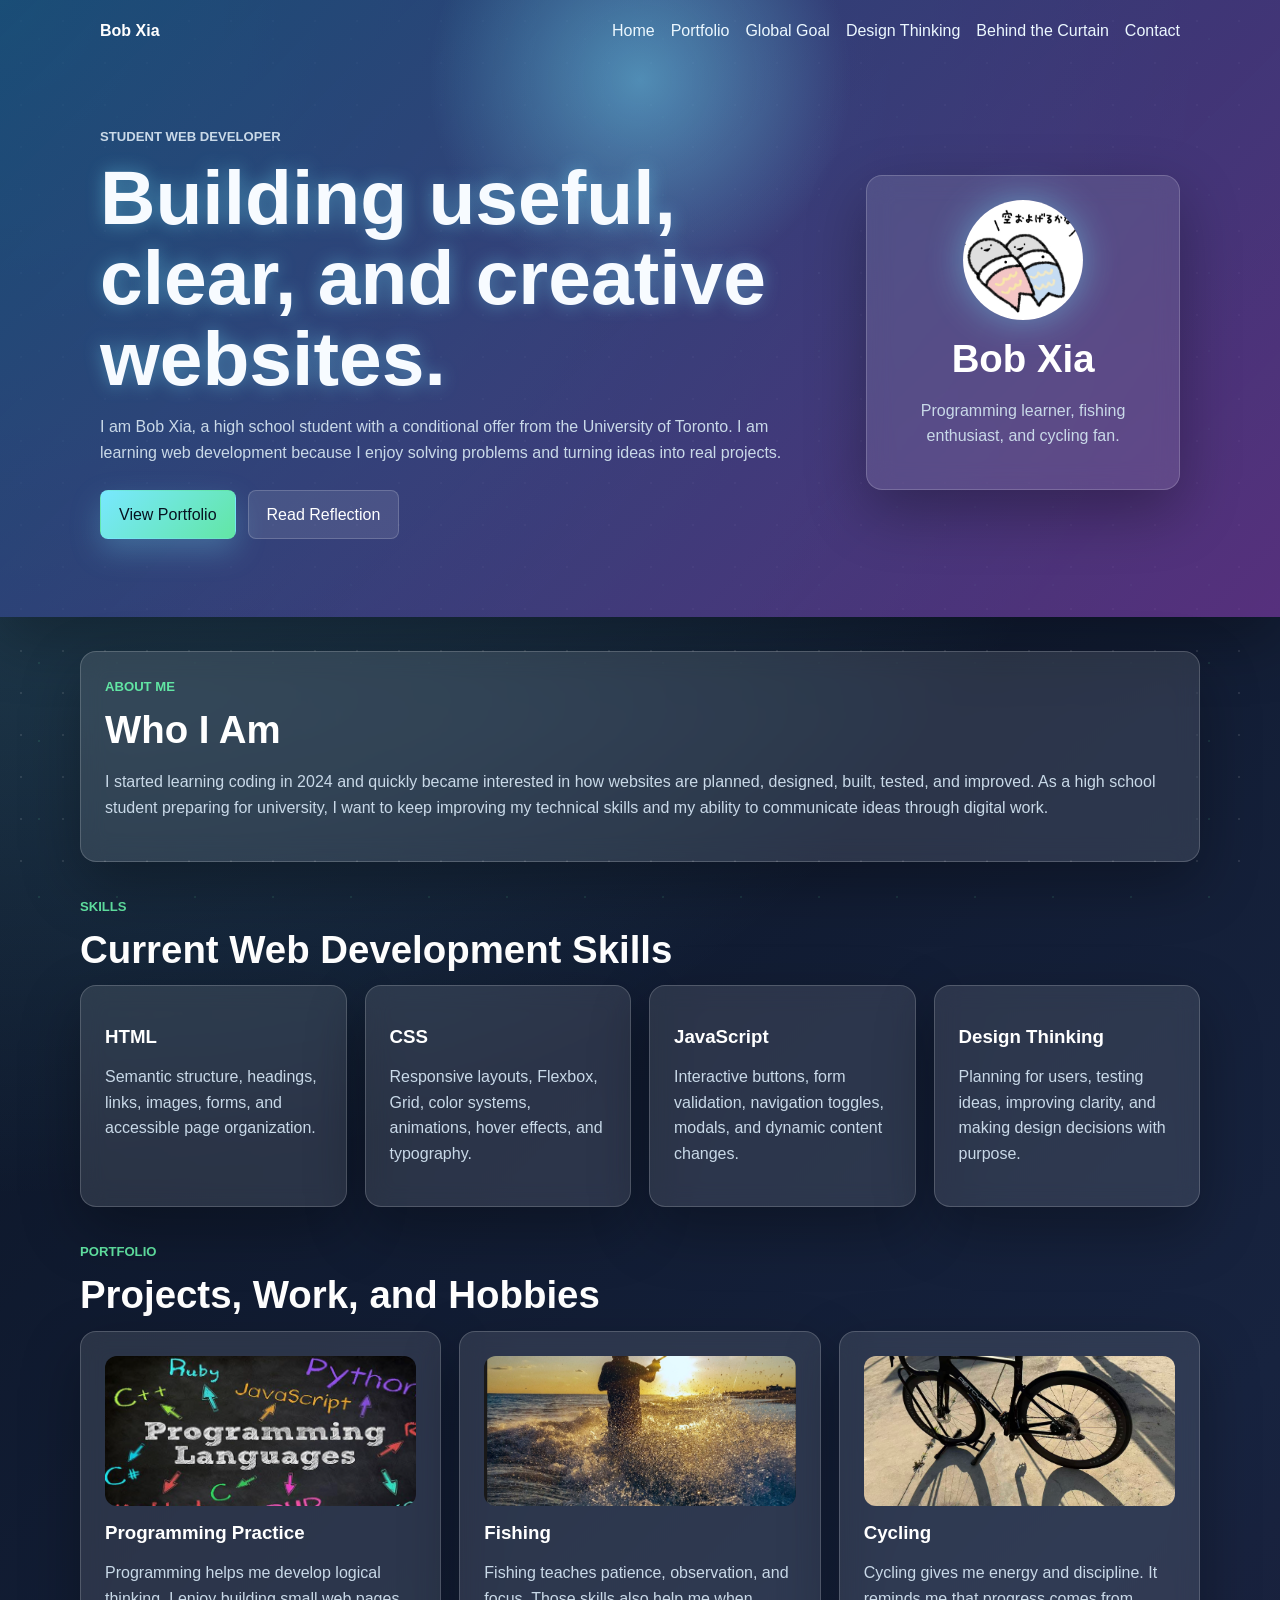
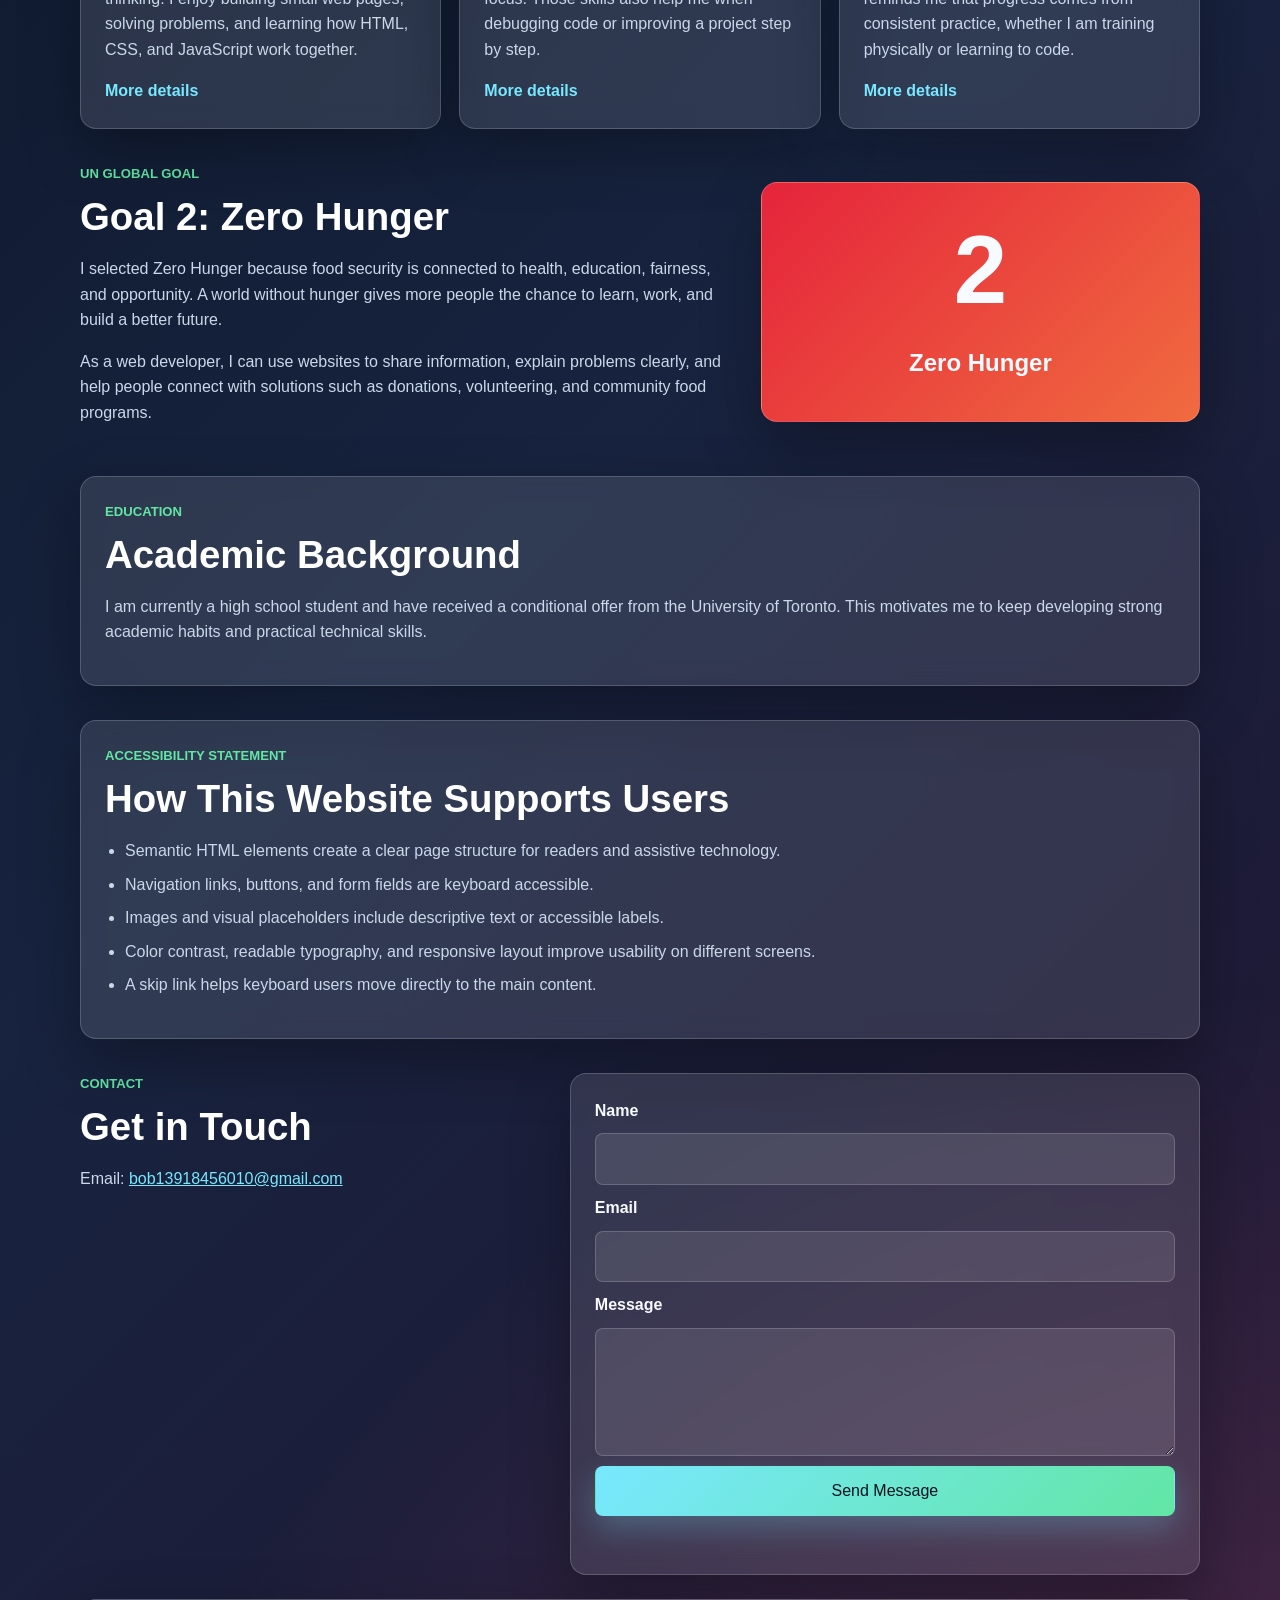
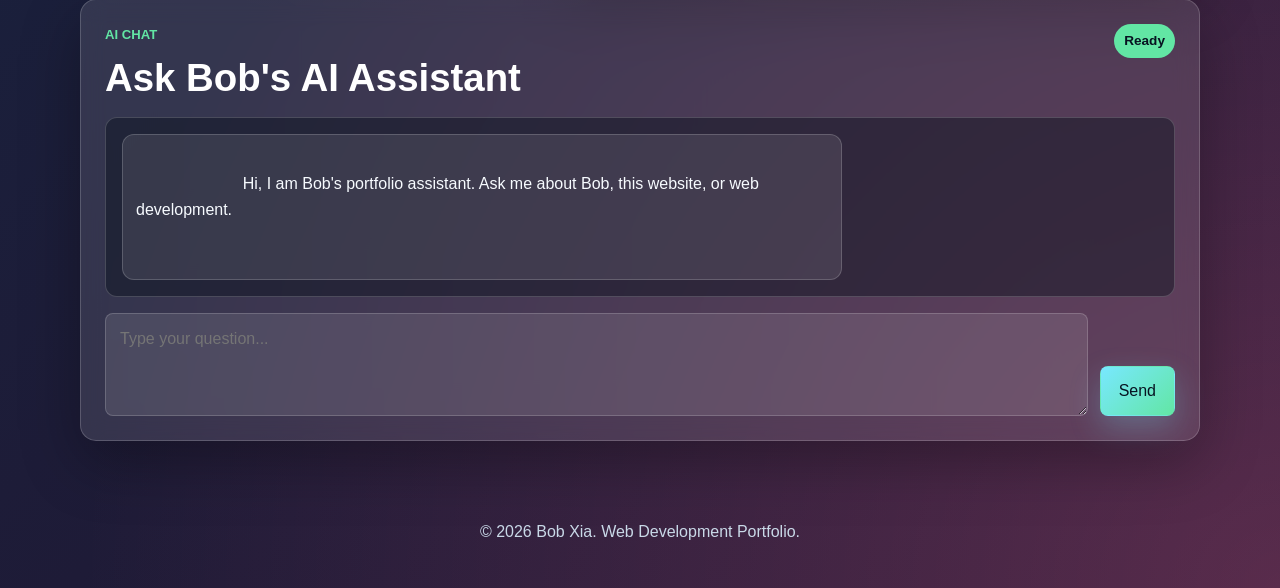
<file: index.html/index.html>
<!DOCTYPE html>
<html lang="en">
<head>
    <meta charset="UTF-8">
    <meta name="viewport" content="width=device-width, initial-scale=1.0">
    <meta name="description" content="Bob Xia's personal web development portfolio.">
    <title>Bob Xia | Web Development Portfolio</title>
    <link rel="stylesheet" href="styles.css">
    <script src="script.js" defer></script>
</head>
<body>
    <a class="skip-link" href="#main-content">Skip to main content</a>
    <div class="background-light" aria-hidden="true"></div>

    <header class="site-header">
        <nav class="navbar" aria-label="Main navigation">
            <a class="logo" href="index.html">Bob Xia</a>
            <button class="nav-toggle" type="button" aria-expanded="false" aria-controls="nav-menu">
                Menu
            </button>
            <ul class="nav-menu" id="nav-menu">
                <li><a href="index.html">Home</a></li>
                <li><a href="#portfolio">Portfolio</a></li>
                <li><a href="#global-goal">Global Goal</a></li>
                <li><a href="design-thinking.html">Design Thinking</a></li>
                <li><a href="behind-the-curtain.html">Behind the Curtain</a></li>
                <li><a href="#contact">Contact</a></li>
            </ul>
        </nav>

        <section class="hero">
            <div class="hero-text">
                <p class="eyebrow">Student Web Developer</p>
                <h1>Building useful, clear, and creative websites.</h1>
                <p>
                    I am Bob Xia, a high school student with a conditional offer from the University of Toronto.
                    I am learning web development because I enjoy solving problems and turning ideas into real projects.
                </p>
                <div class="hero-actions">
                    <a class="button primary-button" href="#portfolio">View Portfolio</a>
                    <button class="button secondary-button" type="button" data-modal-open="reflection-modal">
                        Read Reflection
                    </button>
                </div>
            </div>

            <div class="profile-card" aria-label="Profile summary">
                <img class="profile-photo" src="assets/profile-placeholder.png" alt="Placeholder profile photo for Bob Xia">
                <h2>Bob Xia</h2>
                <p>Programming learner, fishing enthusiast, and cycling fan.</p>
            </div>
        </section>
    </header>

    <main id="main-content">
        <section class="section card" id="about">
            <p class="eyebrow">About Me</p>
            <h2>Who I Am</h2>
            <p>
                I started learning coding in 2024 and quickly became interested in how websites are planned,
                designed, built, tested, and improved. As a high school student preparing for university, I want
                to keep improving my technical skills and my ability to communicate ideas through digital work.
            </p>
        </section>

        <section class="section" id="skills">
            <p class="eyebrow">Skills</p>
            <h2>Current Web Development Skills</h2>
            <div class="skill-grid">
                <article class="mini-card">
                    <h3>HTML</h3>
                    <p>Semantic structure, headings, links, images, forms, and accessible page organization.</p>
                </article>
                <article class="mini-card">
                    <h3>CSS</h3>
                    <p>Responsive layouts, Flexbox, Grid, color systems, animations, hover effects, and typography.</p>
                </article>
                <article class="mini-card">
                    <h3>JavaScript</h3>
                    <p>Interactive buttons, form validation, navigation toggles, modals, and dynamic content changes.</p>
                </article>
                <article class="mini-card">
                    <h3>Design Thinking</h3>
                    <p>Planning for users, testing ideas, improving clarity, and making design decisions with purpose.</p>
                </article>
            </div>
        </section>

        <section class="section" id="portfolio">
            <p class="eyebrow">Portfolio</p>
            <h2>Projects, Work, and Hobbies</h2>
            <div class="portfolio-grid">
                <article class="project-card">
                    <!-- Project image area: replace this div with an img tag when you have a real programming image. -->
                    <!-- Example: <img class="project-image" src="assets/programming.jpg" alt="Screenshot of my programming project"> -->
                    <img class="project-image" src="assets/programming.png" alt="Programming languages written on a chalkboard">
                    <h3>Programming Practice</h3>
                    <p>
                        Programming helps me develop logical thinking. I enjoy building small web pages, solving
                        problems, and learning how HTML, CSS, and JavaScript work together.
                    </p>
                    <button class="text-button" type="button" data-toggle="programming-details">More details</button>
                    <p class="hidden-detail" id="programming-details">
                        This portfolio itself is an example of my learning: it includes semantic HTML, responsive CSS,
                        animations, and JavaScript interactions.
                    </p>
                </article>

                <article class="project-card">
                    <!-- Project image area: replace this div with an img tag when you have a real fishing image. -->
                    <!-- Example: <img class="project-image" src="assets/fishing.jpg" alt="Bob Xia fishing near water"> -->
                    <img class="project-image" src="assets/fishing.png" alt="A person fishing in ocean waves during sunset">
                    <h3>Fishing</h3>
                    <p>
                        Fishing teaches patience, observation, and focus. Those skills also help me when debugging
                        code or improving a project step by step.
                    </p>
                    <button class="text-button" type="button" data-toggle="fishing-details">More details</button>
                    <p class="hidden-detail" id="fishing-details">
                        I chose fishing as part of my portfolio because it shows a quieter side of my personality and
                        my ability to stay calm while solving problems.
                    </p>
                </article>

                <article class="project-card">
                    <!-- Project image area: replace this div with an img tag when you have a real cycling image. -->
                    <!-- Example: <img class="project-image" src="assets/cycling.jpg" alt="Bob Xia cycling outdoors"> -->
                    <img class="project-image" src="assets/cycling.jpg" alt="A black road bike standing on pavement in sunlight">
                    <h3>Cycling</h3>
                    <p>
                        Cycling gives me energy and discipline. It reminds me that progress comes from consistent
                        practice, whether I am training physically or learning to code.
                    </p>
                    <button class="text-button" type="button" data-toggle="cycling-details">More details</button>
                    <p class="hidden-detail" id="cycling-details">
                        Cycling also influenced the website's style: I wanted the design to feel active, bright, and
                        forward-moving.
                    </p>
                </article>
            </div>
        </section>

        <section class="section split-section" id="global-goal">
            <div>
                <p class="eyebrow">UN Global Goal</p>
                <h2>Goal 2: Zero Hunger</h2>
                <p>
                    I selected Zero Hunger because food security is connected to health, education, fairness, and
                    opportunity. A world without hunger gives more people the chance to learn, work, and build a better
                    future.
                </p>
                <p>
                    As a web developer, I can use websites to share information, explain problems clearly, and help
                    people connect with solutions such as donations, volunteering, and community food programs.
                </p>
            </div>
            <div class="goal-badge" aria-label="UN Global Goal 2 Zero Hunger">
                <span>2</span>
                <strong>Zero Hunger</strong>
            </div>
        </section>

        <section class="section card" id="education">
            <p class="eyebrow">Education</p>
            <h2>Academic Background</h2>
            <p>
                I am currently a high school student and have received a conditional offer from the University of
                Toronto. This motivates me to keep developing strong academic habits and practical technical skills.
            </p>
        </section>

        <section class="section card" id="accessibility">
            <p class="eyebrow">Accessibility Statement</p>
            <h2>How This Website Supports Users</h2>
            <ul class="feature-list">
                <li>Semantic HTML elements create a clear page structure for readers and assistive technology.</li>
                <li>Navigation links, buttons, and form fields are keyboard accessible.</li>
                <li>Images and visual placeholders include descriptive text or accessible labels.</li>
                <li>Color contrast, readable typography, and responsive layout improve usability on different screens.</li>
                <li>A skip link helps keyboard users move directly to the main content.</li>
            </ul>
        </section>

        <section class="section contact-section" id="contact">
            <div>
                <p class="eyebrow">Contact</p>
                <h2>Get in Touch</h2>
                <p>Email: <a href="mailto:bob13918456010@gmail.com">bob13918456010@gmail.com</a></p>
            </div>

            <form class="contact-form" id="contact-form" novalidate>
                <label for="name">Name</label>
                <input id="name" name="name" type="text" autocomplete="name" required>

                <label for="email">Email</label>
                <input id="email" name="email" type="email" autocomplete="email" required>

                <label for="message">Message</label>
                <textarea id="message" name="message" rows="4" required></textarea>

                <button class="button primary-button" type="submit">Send Message</button>
                <p class="form-message" id="form-message" role="status" aria-live="polite"></p>
            </form>

            <section class="chatbot-panel" aria-labelledby="chatbot-title">
                <div class="chatbot-header">
                    <div>
                        <p class="eyebrow">AI Chat</p>
                        <h2 id="chatbot-title">Ask Bob's AI Assistant</h2>
                    </div>
                    <span class="chatbot-status" id="chatbot-status">Ready</span>
                </div>

                <div class="chatbot-messages" id="chatbot-messages" role="log" aria-live="polite" aria-label="AI chat messages">
                    <p class="chat-message bot-message">
                        Hi, I am Bob's portfolio assistant. Ask me about Bob, this website, or web development.
                    </p>
                </div>

                <form class="chatbot-form" id="chatbot-form">
                    <label class="visually-hidden" for="chatbot-input">Message for AI assistant</label>
                    <textarea id="chatbot-input" name="message" rows="3" placeholder="Type your question..." required></textarea>
                    <button class="button primary-button" type="submit">Send</button>
                </form>
            </section>
        </section>
    </main>

    <div class="modal" id="reflection-modal" role="dialog" aria-modal="true" aria-labelledby="reflection-title" hidden>
        <div class="modal-content">
            <button class="modal-close" type="button" data-modal-close aria-label="Close reflection modal">×</button>
            <h2 id="reflection-title">Development Reflection</h2>
            <p>
                Learning programming has not been easy for me. At the beginning, even a small mistake in spelling,
                punctuation, or file paths could stop the entire page from working. I had to learn how to slow down,
                read error messages carefully, and test one part of the project at a time. HTML helped me understand
                structure, CSS challenged me to think about design, and JavaScript pushed me to think more logically.
            </p>
            <p>
                Even though the process was sometimes frustrating, finishing a programming project gave me a kind of
                happiness and pride that is hard to describe. Seeing a page change from plain text into a real website
                made me feel that my effort was visible. This project taught me that programming is not only about
                writing code; it is also about patience, problem solving, creativity, and the confidence to keep trying.
            </p>
        </div>
    </div>

    <button class="back-to-top" type="button" aria-label="Back to top">↑</button>

    <footer class="site-footer">
        <p>© 2026 Bob Xia. Web Development Portfolio.</p>
    </footer>
</body>
</html>
</file>
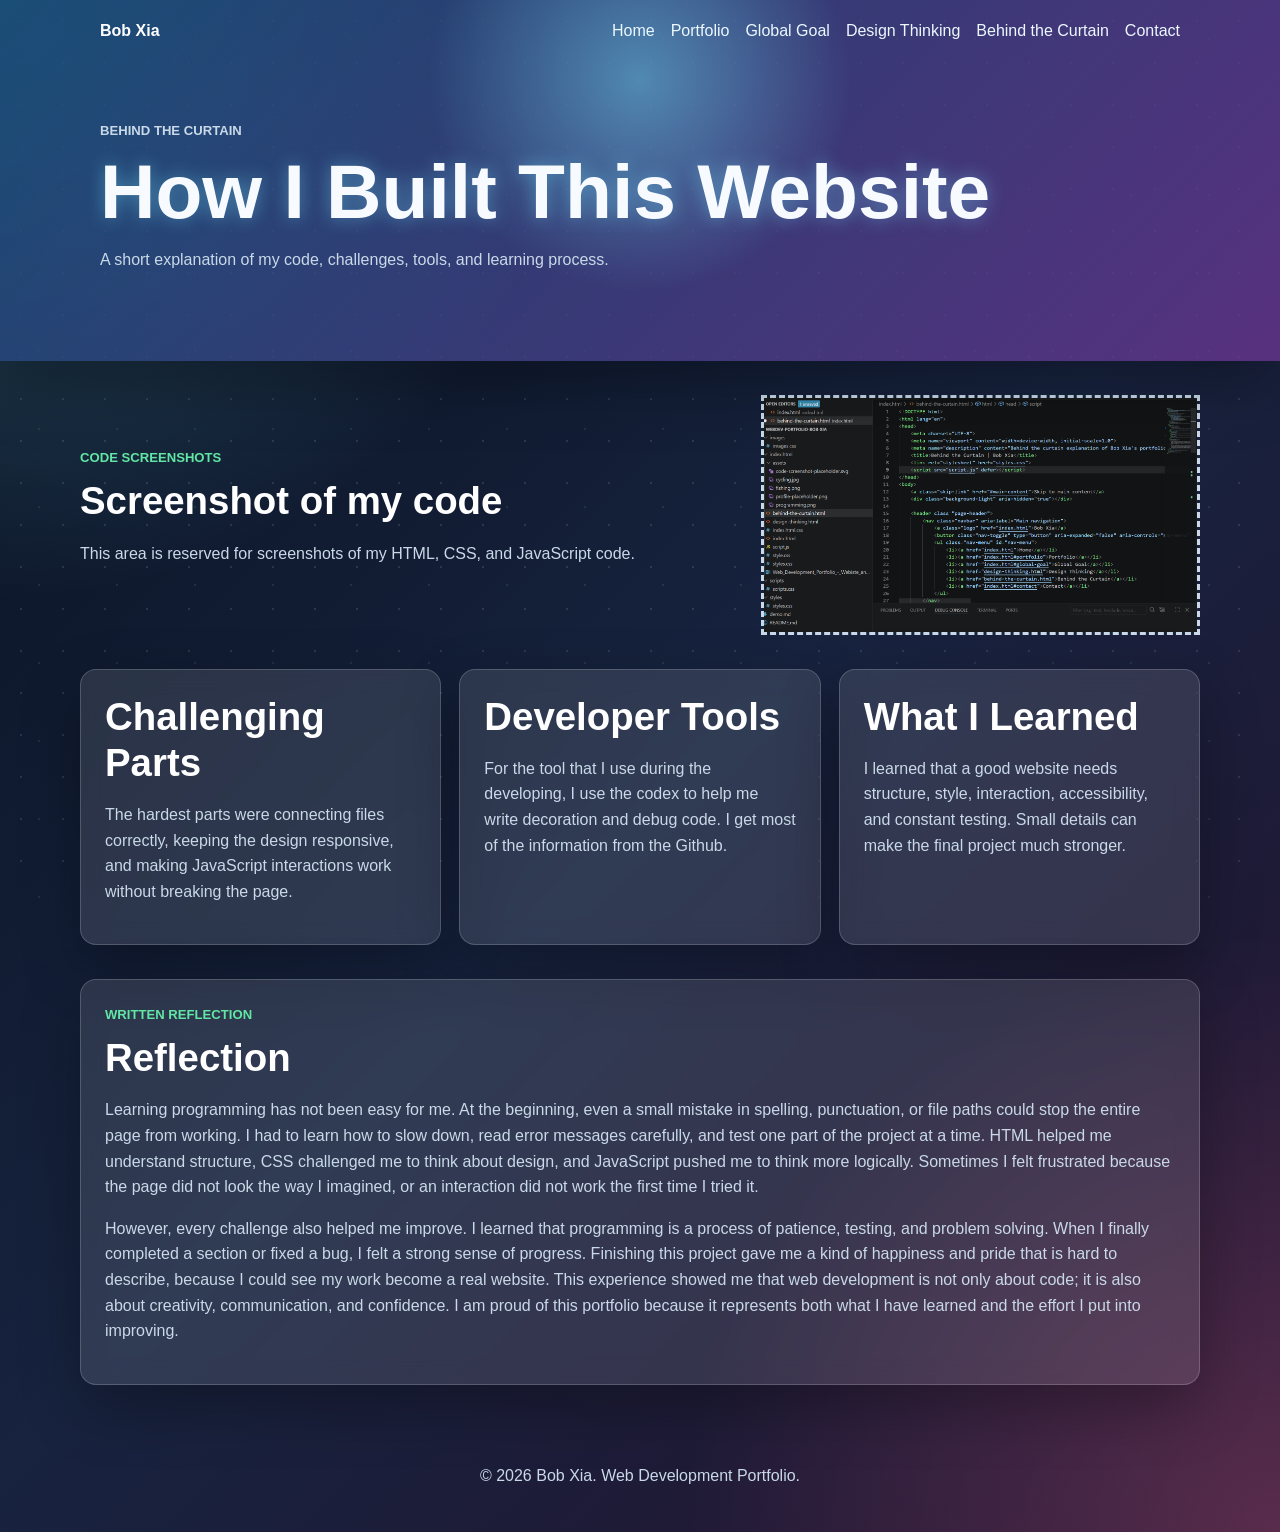
<file: index.html/behind-the-curtain.html>
<!DOCTYPE html>
<html lang="en">
<head>
    <meta charset="UTF-8">
    <meta name="viewport" content="width=device-width, initial-scale=1.0">
    <meta name="description" content="Behind the curtain explanation of Bob Xia's portfolio website development.">
    <title>Behind the Curtain | Bob Xia</title>
    <link rel="stylesheet" href="styles.css">
    <script src="script.js" defer></script>
</head>
<body>
    <a class="skip-link" href="#main-content">Skip to main content</a>
    <div class="background-light" aria-hidden="true"></div>

    <header class="page-header">
        <nav class="navbar" aria-label="Main navigation">
            <a class="logo" href="index.html">Bob Xia</a>
            <button class="nav-toggle" type="button" aria-expanded="false" aria-controls="nav-menu">Menu</button>
            <ul class="nav-menu" id="nav-menu">
                <li><a href="index.html">Home</a></li>
                <li><a href="index.html#portfolio">Portfolio</a></li>
                <li><a href="index.html#global-goal">Global Goal</a></li>
                <li><a href="design-thinking.html">Design Thinking</a></li>
                <li><a href="behind-the-curtain.html">Behind the Curtain</a></li>
                <li><a href="index.html#contact">Contact</a></li>
            </ul>
        </nav>
        <div class="page-title">
            <p class="eyebrow">Behind the Curtain</p>
            <h1>How I Built This Website</h1>
            <p>A short explanation of my code, challenges, tools, and learning process.</p>
        </div>
    </header>

    <main id="main-content">
        <section class="section split-section">
            <div>
                <p class="eyebrow">Code Screenshots</p>
                <h2>Screenshot of my code </h2>
                <p>
                    This area is reserved for screenshots of my HTML, CSS, and JavaScript code. 
                </p>
            </div>
            <img class="screenshot-image" src="assets/screenshot of code.png" alt="Screenshot of website code in VSCode">
        </section>

        <section class="section process-grid">
            <article class="mini-card">
                <h2>Challenging Parts</h2>
                <p>The hardest parts were connecting files correctly, keeping the design responsive, and making JavaScript interactions work without breaking the page.</p>
            </article>
            <article class="mini-card">
                <h2>Developer Tools</h2>
                <p>For the tool that I use during the developing, I use the codex to help me write decoration and debug code. I get most of the information from the Github.</p>
            </article>
            <article class="mini-card">
                <h2>What I Learned</h2>
                <p>I learned that a good website needs structure, style, interaction, accessibility, and constant testing. Small details can make the final project much stronger.</p>
            </article>
        </section>

        <section class="section card">
            <p class="eyebrow">Written Reflection</p>
            <h2>Reflection</h2>
            <p>
                Learning programming has not been easy for me. At the beginning, even a small mistake in spelling,
                punctuation, or file paths could stop the entire page from working. I had to learn how to slow down,
                read error messages carefully, and test one part of the project at a time. HTML helped me understand
                structure, CSS challenged me to think about design, and JavaScript pushed me to think more logically.
                Sometimes I felt frustrated because the page did not look the way I imagined, or an interaction did not
                work the first time I tried it.
            </p>
            <p>
                However, every challenge also helped me improve. I learned that programming is a process of patience,
                testing, and problem solving. When I finally completed a section or fixed a bug, I felt a strong sense
                of progress. Finishing this project gave me a kind of happiness and pride that is hard to describe,
                because I could see my work become a real website. This experience showed me that web development is
                not only about code; it is also about creativity, communication, and confidence. I am proud of this
                portfolio because it represents both what I have learned and the effort I put into improving.
            </p>
        </section>
    </main>

    <button class="back-to-top" type="button" aria-label="Back to top">↑</button>

    <footer class="site-footer">
        <p>© 2026 Bob Xia. Web Development Portfolio.</p>
    </footer>
</body>
</html>
</file>
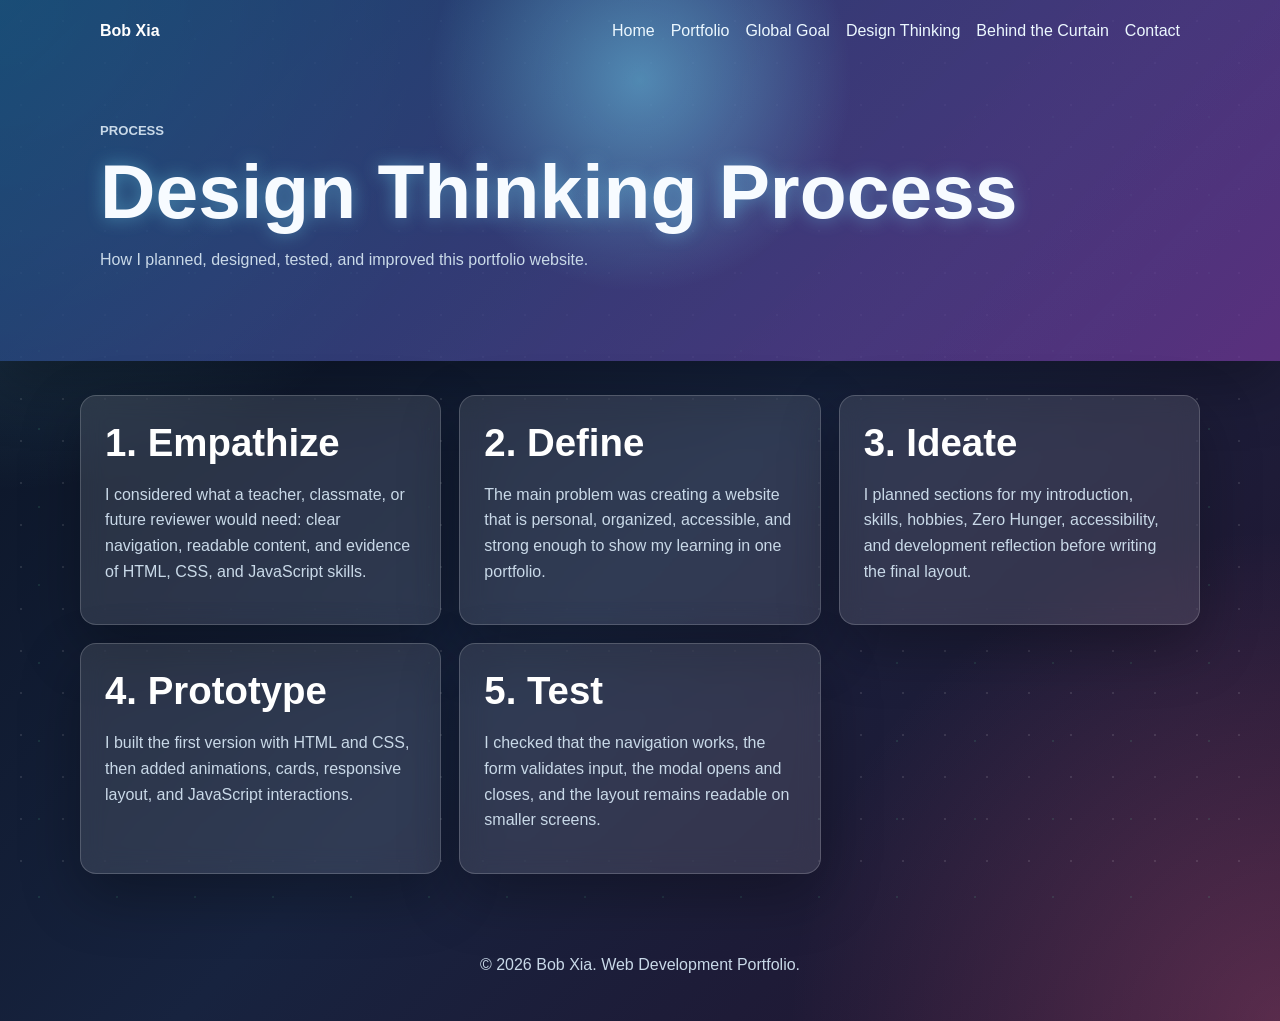
<file: index.html/design-thinking.html>
<!DOCTYPE html>
<html lang="en">
<head>
    <meta charset="UTF-8">
    <meta name="viewport" content="width=device-width, initial-scale=1.0">
    <meta name="description" content="Bob Xia's design thinking process for his portfolio website.">
    <title>Design Thinking | Bob Xia</title>
    <link rel="stylesheet" href="styles.css">
    <script src="script.js" defer></script>
</head>
<body>
    <a class="skip-link" href="#main-content">Skip to main content</a>
    <div class="background-light" aria-hidden="true"></div>

    <header class="page-header">
        <nav class="navbar" aria-label="Main navigation">
            <a class="logo" href="index.html">Bob Xia</a>
            <button class="nav-toggle" type="button" aria-expanded="false" aria-controls="nav-menu">Menu</button>
            <ul class="nav-menu" id="nav-menu">
                <li><a href="index.html">Home</a></li>
                <li><a href="index.html#portfolio">Portfolio</a></li>
                <li><a href="index.html#global-goal">Global Goal</a></li>
                <li><a href="design-thinking.html">Design Thinking</a></li>
                <li><a href="behind-the-curtain.html">Behind the Curtain</a></li>
                <li><a href="index.html#contact">Contact</a></li>
            </ul>
        </nav>
        <div class="page-title">
            <p class="eyebrow">Process</p>
            <h1>Design Thinking Process</h1>
            <p>How I planned, designed, tested, and improved this portfolio website.</p>
        </div>
    </header>

    <main id="main-content">
        <section class="section process-grid">
            <article class="mini-card">
                <h2>1. Empathize</h2>
                <p>I considered what a teacher, classmate, or future reviewer would need: clear navigation, readable content, and evidence of HTML, CSS, and JavaScript skills.</p>
            </article>
            <article class="mini-card">
                <h2>2. Define</h2>
                <p>The main problem was creating a website that is personal, organized, accessible, and strong enough to show my learning in one portfolio.</p>
            </article>
            <article class="mini-card">
                <h2>3. Ideate</h2>
                <p>I planned sections for my introduction, skills, hobbies, Zero Hunger, accessibility, and development reflection before writing the final layout.</p>
            </article>
            <article class="mini-card">
                <h2>4. Prototype</h2>
                <p>I built the first version with HTML and CSS, then added animations, cards, responsive layout, and JavaScript interactions.</p>
            </article>
            <article class="mini-card">
                <h2>5. Test</h2>
                <p>I checked that the navigation works, the form validates input, the modal opens and closes, and the layout remains readable on smaller screens.</p>
            </article>
        </section>
    </main>

    <button class="back-to-top" type="button" aria-label="Back to top">↑</button>

    <footer class="site-footer">
        <p>© 2026 Bob Xia. Web Development Portfolio.</p>
    </footer>
</body>
</html>
</file>
<file: index.html/styles.css>
/* Base styles and color system */
:root {
    --bg: #08111f;
    --surface: rgba(255, 255, 255, 0.11);
    --surface-strong: rgba(255, 255, 255, 0.16);
    --text: #f7fbff;
    --muted: #c9d9e8;
    --cyan: #78e8ff;
    --green: #62e6a4;
    --pink: #ff7aa8;
    --yellow: #ffd166;
    --border: rgba(255, 255, 255, 0.18);
    --shadow: 0 22px 60px rgba(0, 0, 0, 0.3);
}

* {
    box-sizing: border-box;
}

html {
    scroll-behavior: smooth;
}

body {
    margin: 0;
    min-height: 100vh;
    font-family: Arial, "Helvetica Neue", sans-serif;
    line-height: 1.6;
    color: var(--text);
    background:
        radial-gradient(circle at top left, rgba(120, 232, 255, 0.32), transparent 30%),
        radial-gradient(circle at bottom right, rgba(255, 122, 168, 0.24), transparent 30%),
        linear-gradient(135deg, #08111f, #17233f 52%, #25132f);
    overflow-x: hidden;
}

a {
    color: var(--cyan);
}

.skip-link {
    position: absolute;
    left: 16px;
    top: -48px;
    z-index: 10;
    padding: 10px 14px;
    color: #06111f;
    background: var(--cyan);
    border-radius: 8px;
    transition: top 0.2s ease;
}

.skip-link:focus {
    top: 16px;
}

.background-light {
    position: fixed;
    inset: 0;
    z-index: -1;
    background-image:
        radial-gradient(circle, rgba(255, 255, 255, 0.14) 1px, transparent 1px),
        radial-gradient(circle, rgba(98, 230, 164, 0.15) 1px, transparent 1px);
    background-size: 42px 42px, 78px 78px;
    animation: moveBackground 18s linear infinite;
    opacity: 0.8;
}

@keyframes moveBackground {
    from {
        transform: translateY(0);
    }

    to {
        transform: translateY(-90px);
    }
}

/* Header and navigation */
.site-header,
.page-header {
    position: relative;
    overflow: hidden;
    background: linear-gradient(135deg, rgba(22, 76, 122, 0.84), rgba(111, 55, 150, 0.74));
    box-shadow: var(--shadow);
}

.site-header::before,
.page-header::before {
    content: "";
    position: absolute;
    top: -140px;
    left: 50%;
    width: 440px;
    height: 440px;
    background: radial-gradient(circle, rgba(120, 232, 255, 0.45), transparent 68%);
    transform: translateX(-50%);
    animation: pulseGlow 4s ease-in-out infinite;
}

@keyframes pulseGlow {
    0%,
    100% {
        opacity: 0.55;
        transform: translateX(-50%) scale(1);
    }

    50% {
        opacity: 0.95;
        transform: translateX(-50%) scale(1.14);
    }
}

.navbar {
    position: relative;
    z-index: 2;
    display: flex;
    align-items: center;
    justify-content: space-between;
    max-width: 1120px;
    margin: 0 auto;
    padding: 18px 20px;
}

.logo {
    color: #ffffff;
    font-weight: 800;
    text-decoration: none;
}

.nav-menu {
    display: flex;
    gap: 16px;
    align-items: center;
    margin: 0;
    padding: 0;
    list-style: none;
}

.nav-menu a {
    color: #ecf8ff;
    text-decoration: none;
    transition: color 0.2s ease, text-shadow 0.2s ease;
}

.nav-menu a:hover,
.nav-menu a:focus {
    color: var(--yellow);
    text-shadow: 0 0 14px rgba(255, 209, 102, 0.55);
}

.nav-toggle {
    display: none;
    padding: 9px 12px;
    color: #ffffff;
    background: rgba(255, 255, 255, 0.12);
    border: 1px solid var(--border);
    border-radius: 8px;
}

.hero {
    position: relative;
    z-index: 1;
    display: grid;
    grid-template-columns: minmax(0, 1.4fr) minmax(260px, 0.6fr);
    gap: 34px;
    align-items: center;
    max-width: 1120px;
    margin: 0 auto;
    padding: 64px 20px 78px;
}

.hero h1,
.page-title h1 {
    margin: 0;
    font-size: clamp(2.3rem, 6vw, 4.8rem);
    line-height: 1.05;
    text-shadow: 0 0 18px rgba(120, 232, 255, 0.42);
    animation: fadeDown 0.8s ease-out both;
}

.hero p,
.page-title p {
    max-width: 720px;
    color: var(--muted);
}

.eyebrow {
    margin: 0 0 10px;
    color: var(--green);
    font-size: 0.82rem;
    font-weight: 800;
    letter-spacing: 0;
    text-transform: uppercase;
}

.hero-actions {
    display: flex;
    flex-wrap: wrap;
    gap: 12px;
    margin-top: 24px;
}

.button,
.text-button {
    cursor: pointer;
    font: inherit;
}

.button {
    display: inline-flex;
    align-items: center;
    justify-content: center;
    min-height: 44px;
    padding: 11px 18px;
    border: 1px solid transparent;
    border-radius: 8px;
    text-decoration: none;
    transition: transform 0.24s ease, box-shadow 0.24s ease, border-color 0.24s ease;
}

.primary-button {
    color: #071321;
    background: linear-gradient(135deg, var(--cyan), var(--green));
    box-shadow: 0 12px 30px rgba(120, 232, 255, 0.25);
}

.secondary-button {
    color: #ffffff;
    background: rgba(255, 255, 255, 0.1);
    border-color: var(--border);
}

.button:hover,
.button:focus {
    transform: translateY(-3px);
    box-shadow: 0 16px 40px rgba(0, 0, 0, 0.28);
}

.profile-card,
.card,
.mini-card,
.project-card,
.contact-form,
.chatbot-panel,
.goal-badge,
.screenshot-placeholder {
    background: var(--surface);
    border: 1px solid var(--border);
    border-radius: 16px;
    box-shadow: var(--shadow);
    backdrop-filter: blur(12px);
}

.profile-card {
    padding: 24px;
    text-align: center;
    animation: fadeUp 0.85s ease-out 0.18s both;
}

.profile-photo {
    display: block;
    width: 120px;
    height: 120px;
    margin: 0 auto 16px;
    border-radius: 50%;
    box-shadow: 0 0 36px rgba(120, 232, 255, 0.45);
    object-fit: cover;
}

.page-title {
    position: relative;
    z-index: 1;
    max-width: 1120px;
    margin: 0 auto;
    padding: 58px 20px 72px;
}

@keyframes fadeDown {
    from {
        opacity: 0;
        transform: translateY(-22px);
    }

    to {
        opacity: 1;
        transform: translateY(0);
    }
}

@keyframes fadeUp {
    from {
        opacity: 0;
        transform: translateY(24px);
    }

    to {
        opacity: 1;
        transform: translateY(0);
    }
}

/* Main content */
.section {
    width: min(90%, 1120px);
    margin: 34px auto;
}

.card,
.mini-card,
.project-card {
    padding: 24px;
    animation: cardIn 0.7s ease-out both;
    transition: transform 0.26s ease, border-color 0.26s ease, box-shadow 0.26s ease;
}

.card:hover,
.mini-card:hover,
.project-card:hover {
    transform: translateY(-6px);
    border-color: rgba(120, 232, 255, 0.52);
    box-shadow: 0 24px 70px rgba(0, 0, 0, 0.34), 0 0 28px rgba(120, 232, 255, 0.18);
}

@keyframes cardIn {
    from {
        opacity: 0;
        transform: translateY(26px);
    }

    to {
        opacity: 1;
        transform: translateY(0);
    }
}

h2,
h3 {
    color: #ffffff;
    line-height: 1.2;
}

h2 {
    margin: 0 0 12px;
    font-size: clamp(1.7rem, 3vw, 2.4rem);
}

h3 {
    margin: 16px 0 8px;
}

p,
li {
    color: var(--muted);
}

.skill-grid,
.portfolio-grid,
.process-grid {
    display: grid;
    grid-template-columns: repeat(4, minmax(0, 1fr));
    gap: 18px;
}

.portfolio-grid,
.process-grid {
    grid-template-columns: repeat(3, minmax(0, 1fr));
}

.project-visual {
    min-height: 150px;
    border-radius: 12px;
    background-size: cover;
    background-position: center;
}

.project-image {
    display: block;
    width: 100%;
    height: 150px;
    border-radius: 12px;
    object-fit: cover;
}

.programming-visual {
    background:
        linear-gradient(135deg, rgba(120, 232, 255, 0.28), rgba(98, 230, 164, 0.2)),
        repeating-linear-gradient(0deg, rgba(255, 255, 255, 0.12) 0 2px, transparent 2px 18px),
        #0a1a2d;
}

.fishing-visual {
    background:
        radial-gradient(circle at 72% 22%, rgba(255, 209, 102, 0.85), transparent 14%),
        linear-gradient(160deg, #113a5a 0 48%, #0d6b88 49% 61%, #10263f 62%);
}

.cycling-visual {
    background:
        radial-gradient(circle at 30% 72%, transparent 0 18px, var(--cyan) 19px 22px, transparent 23px),
        radial-gradient(circle at 70% 72%, transparent 0 18px, var(--green) 19px 22px, transparent 23px),
        linear-gradient(135deg, #182542, #49305f);
}

.text-button {
    padding: 0;
    color: var(--cyan);
    background: none;
    border: 0;
    font-weight: 700;
}

.hidden-detail {
    display: none;
    margin-top: 12px;
    padding-top: 12px;
    border-top: 1px solid var(--border);
}

.hidden-detail.is-visible {
    display: block;
}

.split-section {
    display: grid;
    grid-template-columns: minmax(0, 1.2fr) minmax(260px, 0.8fr);
    gap: 22px;
    align-items: center;
}

.goal-badge {
    display: grid;
    min-height: 240px;
    place-items: center;
    padding: 26px;
    text-align: center;
    background: linear-gradient(135deg, #e5243b, #f06b3f);
}

.goal-badge span {
    display: block;
    font-size: 6rem;
    font-weight: 900;
    line-height: 1;
}

.goal-badge strong {
    font-size: 1.5rem;
}

.feature-list {
    padding-left: 20px;
}

.feature-list li {
    margin: 8px 0;
}

.contact-section {
    display: grid;
    grid-template-columns: minmax(0, 0.85fr) minmax(300px, 1.15fr);
    gap: 24px;
    align-items: start;
}

.contact-form {
    display: grid;
    gap: 10px;
    padding: 24px;
}

label {
    font-weight: 700;
}

input,
textarea {
    width: 100%;
    padding: 12px 14px;
    color: var(--text);
    background: rgba(255, 255, 255, 0.1);
    border: 1px solid var(--border);
    border-radius: 8px;
    font: inherit;
}

input:focus,
textarea:focus {
    outline: 3px solid rgba(120, 232, 255, 0.32);
    border-color: var(--cyan);
}

.form-message {
    min-height: 24px;
    margin: 0;
    font-weight: 700;
}

.chatbot-panel {
    display: grid;
    grid-column: 1 / -1;
    gap: 16px;
    padding: 24px;
}

.chatbot-header {
    display: flex;
    gap: 16px;
    align-items: start;
    justify-content: space-between;
}

.chatbot-header h2 {
    margin-bottom: 0;
}

.chatbot-status {
    flex: 0 0 auto;
    padding: 6px 10px;
    color: #071321;
    background: var(--green);
    border-radius: 999px;
    font-size: 0.85rem;
    font-weight: 800;
}

.chatbot-messages {
    display: grid;
    gap: 12px;
    max-height: 360px;
    min-height: 180px;
    overflow-y: auto;
    padding: 16px;
    background: rgba(5, 12, 24, 0.42);
    border: 1px solid var(--border);
    border-radius: 12px;
}

.chat-message {
    width: fit-content;
    max-width: min(78%, 720px);
    margin: 0;
    padding: 11px 13px;
    border: 1px solid var(--border);
    border-radius: 12px;
    white-space: pre-wrap;
}

.user-message {
    justify-self: end;
    color: #06111f;
    background: linear-gradient(135deg, var(--cyan), var(--green));
}

.bot-message {
    justify-self: start;
    color: var(--text);
    background: rgba(255, 255, 255, 0.1);
}

.chatbot-form {
    display: grid;
    grid-template-columns: minmax(0, 1fr) auto;
    gap: 12px;
    align-items: end;
}

.chatbot-form textarea {
    min-height: 72px;
    resize: vertical;
}

.visually-hidden {
    position: absolute;
    width: 1px;
    height: 1px;
    overflow: hidden;
    clip: rect(0, 0, 0, 0);
    white-space: nowrap;
}

.modal {
    position: fixed;
    inset: 0;
    z-index: 20;
    display: grid;
    place-items: center;
    padding: 20px;
    background: rgba(0, 0, 0, 0.62);
}

.modal[hidden] {
    display: none;
}

.modal-content {
    position: relative;
    width: min(92vw, 720px);
    max-height: 82vh;
    overflow: auto;
    padding: 28px;
    background: #101c31;
    border: 1px solid var(--border);
    border-radius: 16px;
    box-shadow: var(--shadow);
}

.modal-close {
    position: absolute;
    top: 12px;
    right: 14px;
    width: 36px;
    height: 36px;
    color: #ffffff;
    background: rgba(255, 255, 255, 0.12);
    border: 1px solid var(--border);
    border-radius: 50%;
    font-size: 1.4rem;
    cursor: pointer;
}

.screenshot-placeholder,
.screenshot-image {
    display: block;
    min-height: 240px;
    padding: 24px;
    color: var(--muted);
    border-style: dashed;
}

.screenshot-image {
    width: 100%;
    height: auto;
    padding: 0;
    object-fit: cover;
}

.back-to-top {
    position: fixed;
    right: 18px;
    bottom: 18px;
    width: 46px;
    height: 46px;
    color: #071321;
    background: var(--cyan);
    border: 0;
    border-radius: 50%;
    box-shadow: 0 12px 30px rgba(0, 0, 0, 0.35);
    cursor: pointer;
    opacity: 0;
    pointer-events: none;
    transition: opacity 0.2s ease, transform 0.2s ease;
}

.back-to-top.is-visible {
    opacity: 1;
    pointer-events: auto;
}

.back-to-top:hover {
    transform: translateY(-4px);
}

.site-footer {
    padding: 28px 20px;
    text-align: center;
}

/* Responsive layout */
@media (max-width: 860px) {
    .nav-toggle {
        display: inline-flex;
    }

    .nav-menu {
        position: absolute;
        top: 62px;
        right: 20px;
        display: none;
        width: min(280px, calc(100vw - 40px));
        padding: 16px;
        background: #101c31;
        border: 1px solid var(--border);
        border-radius: 12px;
        box-shadow: var(--shadow);
    }

    .nav-menu.is-open {
        display: grid;
    }

    .hero,
    .split-section,
    .contact-section {
        grid-template-columns: 1fr;
    }

    .skill-grid,
    .portfolio-grid,
    .process-grid {
        grid-template-columns: 1fr;
    }
}

@media (max-width: 560px) {
    .hero {
        padding-top: 42px;
    }

    .hero-actions {
        display: grid;
    }

    .button,
    .chatbot-form {
        width: 100%;
    }

    .chatbot-header,
    .chatbot-form {
        grid-template-columns: 1fr;
    }

    .chatbot-header {
        display: grid;
    }

    .chatbot-status {
        width: fit-content;
    }

    .chat-message {
        max-width: 100%;
    }
}
</file>
